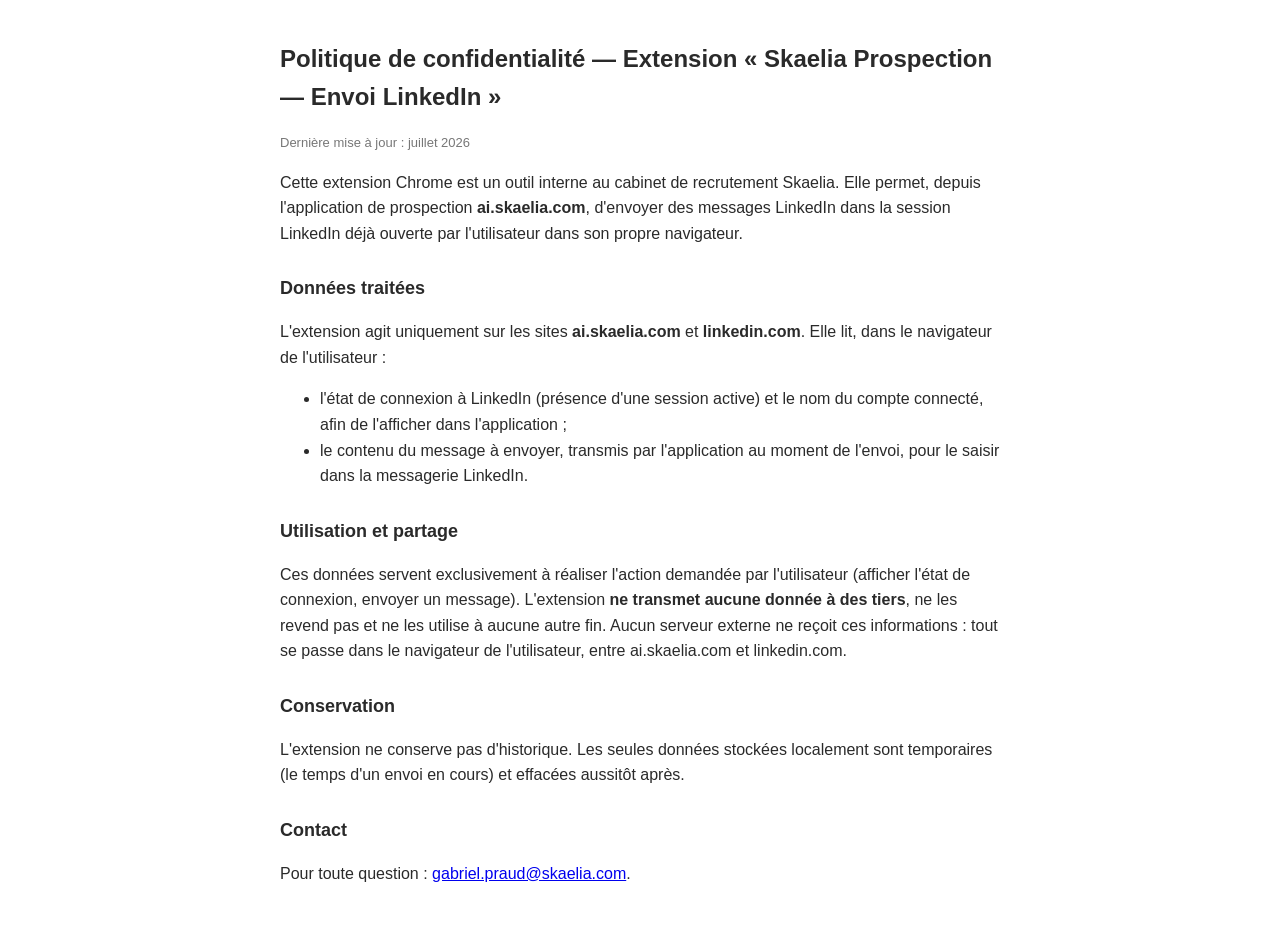
<file: templates/confidentialite_extension.html>
<!DOCTYPE html>
<html lang="fr">
<head>
  <meta charset="UTF-8">
  <meta name="viewport" content="width=device-width, initial-scale=1.0">
  <title>Confidentialité — Extension Skaelia Prospection</title>
  <style>
    body { font-family: Arial, sans-serif; max-width: 720px; margin: 40px auto;
           padding: 0 20px; color: #2a2a2a; line-height: 1.6; }
    h1 { font-size: 24px; }
    h2 { font-size: 18px; margin-top: 28px; }
    .maj { color: #777; font-size: 13px; }
  </style>
</head>
<body>
  <h1>Politique de confidentialité — Extension « Skaelia Prospection — Envoi LinkedIn »</h1>
  <p class="maj">Dernière mise à jour : juillet 2026</p>

  <p>Cette extension Chrome est un outil interne au cabinet de recrutement Skaelia.
  Elle permet, depuis l'application de prospection <strong>ai.skaelia.com</strong>,
  d'envoyer des messages LinkedIn dans la session LinkedIn déjà ouverte par
  l'utilisateur dans son propre navigateur.</p>

  <h2>Données traitées</h2>
  <p>L'extension agit uniquement sur les sites <strong>ai.skaelia.com</strong> et
  <strong>linkedin.com</strong>. Elle lit, dans le navigateur de l'utilisateur :</p>
  <ul>
    <li>l'état de connexion à LinkedIn (présence d'une session active) et le nom
        du compte connecté, afin de l'afficher dans l'application ;</li>
    <li>le contenu du message à envoyer, transmis par l'application au moment de
        l'envoi, pour le saisir dans la messagerie LinkedIn.</li>
  </ul>

  <h2>Utilisation et partage</h2>
  <p>Ces données servent exclusivement à réaliser l'action demandée par
  l'utilisateur (afficher l'état de connexion, envoyer un message). L'extension
  <strong>ne transmet aucune donnée à des tiers</strong>, ne les revend pas et ne
  les utilise à aucune autre fin. Aucun serveur externe ne reçoit ces
  informations : tout se passe dans le navigateur de l'utilisateur, entre
  ai.skaelia.com et linkedin.com.</p>

  <h2>Conservation</h2>
  <p>L'extension ne conserve pas d'historique. Les seules données stockées
  localement sont temporaires (le temps d'un envoi en cours) et effacées
  aussitôt après.</p>

  <h2>Contact</h2>
  <p>Pour toute question : <a href="mailto:gabriel.praud@skaelia.com">gabriel.praud@skaelia.com</a>.</p>
</body>
</html>
</file>
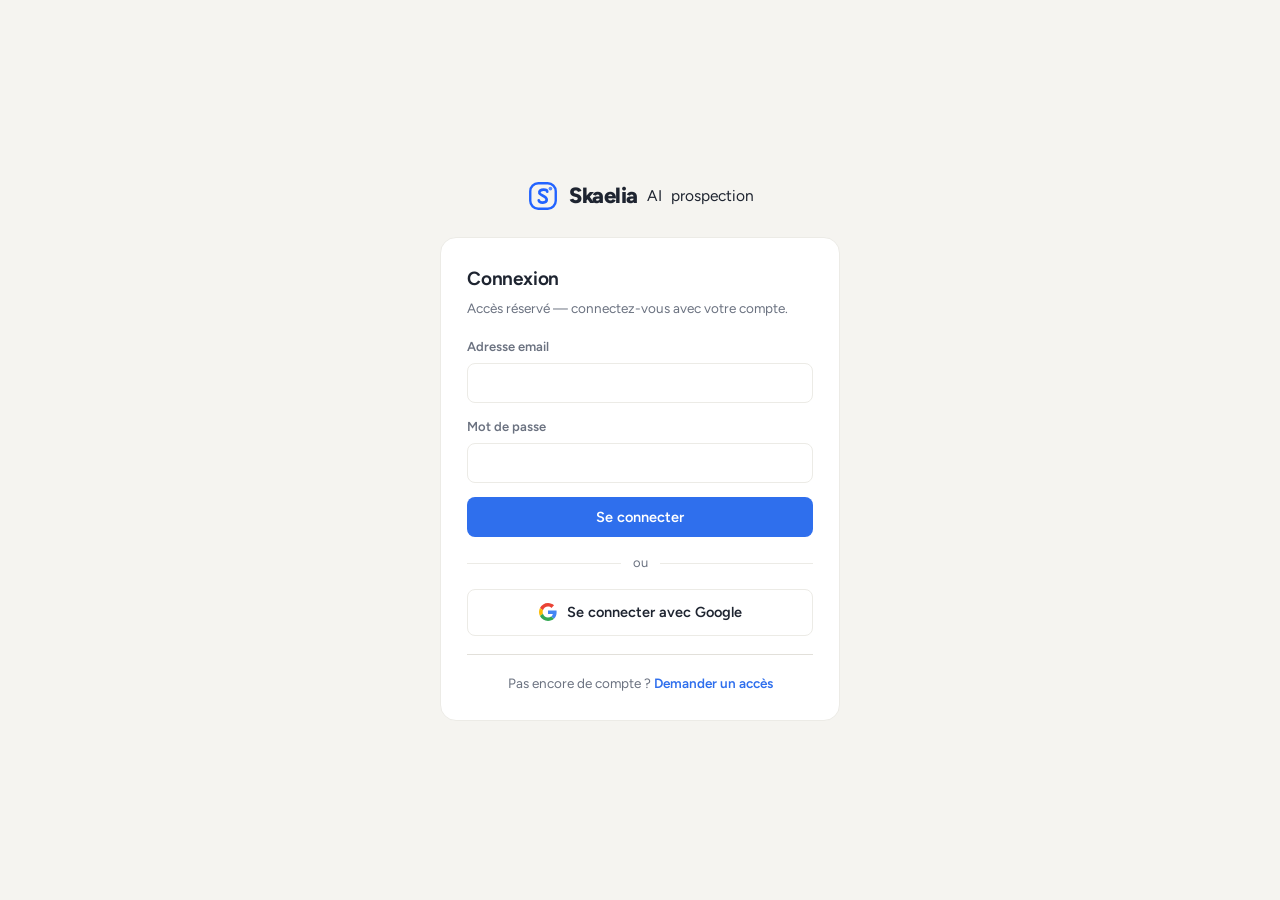
<file: templates/connexion.html>
<!DOCTYPE html>
<html lang="fr">
<head>
  <meta charset="UTF-8">
  <meta name="viewport" content="width=device-width, initial-scale=1.0">
  <title>Connexion — Skaelia Prospection</title>
  <link rel="preconnect" href="https://fonts.googleapis.com">
  <link rel="preconnect" href="https://fonts.gstatic.com" crossorigin>
  <link href="https://fonts.googleapis.com/css2?family=Figtree:wght@400;500;600;700;800&display=swap" rel="stylesheet">
  <link rel="icon" type="image/svg+xml" href="/static/favicon.svg">
  <link rel="stylesheet" href="/static/style.css">
</head>
<body>
  <div class="page-auth">
    <div class="auth-logo">
      <img class="logo-img logo-img-grande" src="/static/logo.svg" alt="Skaelia">
      <span class="logo-texte logo-texte-grand">Skaelia</span>
      <span class="logo-ai">AI</span>
      <span class="logo-sous">prospection</span>
    </div>

    <!-- ===== Connexion ===== -->
    <div class="carte carte-auth" id="carteConnexion">
      <h1>Connexion</h1>
      <p class="sous-titre">Accès réservé — connectez-vous avec votre compte.</p>
      <div class="message-info erreur" id="msgConnexion" hidden></div>
      <form id="formConnexion">
        <label class="champ">
          <span class="champ-libelle">Adresse email</span>
          <input type="email" id="cEmail" autocomplete="username" required>
        </label>
        <label class="champ">
          <span class="champ-libelle">Mot de passe</span>
          <input type="password" id="cMdp" autocomplete="current-password" required>
        </label>
        <div class="auth-actions">
          <button type="submit" class="btn btn-primaire" style="justify-content:center">Se connecter</button>
        </div>
      </form>
      <div class="separateur-ou"><span>ou</span></div>
      <a class="btn-google" href="/connexion/google">
        <svg width="18" height="18" viewBox="0 0 48 48" aria-hidden="true"><path fill="#EA4335" d="M24 9.5c3.54 0 6.71 1.22 9.21 3.6l6.85-6.85C35.9 2.38 30.47 0 24 0 14.62 0 6.51 5.38 2.56 13.22l7.98 6.19C12.43 13.72 17.74 9.5 24 9.5z"/><path fill="#4285F4" d="M46.98 24.55c0-1.57-.15-3.09-.38-4.55H24v9.02h12.94c-.58 2.96-2.26 5.48-4.78 7.18l7.73 6c4.51-4.18 7.09-10.36 7.09-17.65z"/><path fill="#FBBC05" d="M10.53 28.59c-.48-1.45-.76-2.99-.76-4.59s.27-3.14.76-4.59l-7.98-6.19C.92 16.46 0 20.12 0 24c0 3.88.92 7.54 2.56 10.78l7.97-6.19z"/><path fill="#34A853" d="M24 48c6.48 0 11.93-2.13 15.89-5.81l-7.73-6c-2.15 1.45-4.92 2.3-8.16 2.3-6.26 0-11.57-4.22-13.47-9.91l-7.98 6.19C6.51 42.62 14.62 48 24 48z"/></svg>
        <span>Se connecter avec Google</span>
      </a>
      <hr class="separateur">
      <p class="auth-lien">Pas encore de compte ? <button id="versDemande">Demander un accès</button></p>
    </div>

    <!-- ===== Demande d'accès ===== -->
    <div class="carte carte-auth" id="carteDemande" hidden>
      <h1>Demande d'accès</h1>
      <p class="sous-titre">Votre demande sera soumise à validation par Skaelia. Une fois validée, vous recevrez un email pour choisir votre mot de passe.</p>
      <div class="message-info" id="msgDemande" hidden></div>
      <div class="lien-copiable" id="lienDemande" hidden></div>
      <form id="formDemande">
        <label class="champ">
          <span class="champ-libelle">Nom et prénom</span>
          <input type="text" id="dNom" autocomplete="name">
        </label>
        <label class="champ">
          <span class="champ-libelle">Adresse email</span>
          <input type="email" id="dEmail" autocomplete="email" required>
        </label>
        <div class="auth-actions">
          <button type="submit" class="btn btn-primaire" style="justify-content:center">Envoyer la demande</button>
        </div>
      </form>
      <hr class="separateur">
      <p class="auth-lien">Déjà un compte ? <button id="versConnexion">Se connecter</button></p>
    </div>
  </div>

  <script>
    const $ = (s) => document.querySelector(s);

    $("#versDemande").addEventListener("click", () => {
      $("#carteConnexion").hidden = true; $("#carteDemande").hidden = false;
    });
    $("#versConnexion").addEventListener("click", () => {
      $("#carteDemande").hidden = true; $("#carteConnexion").hidden = false;
    });

    $("#formConnexion").addEventListener("submit", async (e) => {
      e.preventDefault();
      const r = await fetch("/api/connexion", {
        method: "POST", headers: { "Content-Type": "application/json" },
        body: JSON.stringify({ email: $("#cEmail").value, mot_de_passe: $("#cMdp").value }),
      });
      const d = await r.json();
      if (r.ok) { location.href = "/"; return; }
      const msg = $("#msgConnexion");
      msg.textContent = d.erreur || "Connexion impossible.";
      msg.hidden = false;
    });

    $("#formDemande").addEventListener("submit", async (e) => {
      e.preventDefault();
      const r = await fetch("/api/demande-acces", {
        method: "POST", headers: { "Content-Type": "application/json" },
        body: JSON.stringify({ nom: $("#dNom").value, email: $("#dEmail").value }),
      });
      const d = await r.json();
      const msg = $("#msgDemande");
      msg.className = "message-info " + (r.ok ? "succes" : "erreur");
      msg.textContent = d.message || d.erreur || "";
      msg.hidden = false;
      const lien = $("#lienDemande");
      if (d.lien) { lien.textContent = d.lien; lien.hidden = false; }
      if (r.ok) $("#formDemande").hidden = true;
    });
  </script>
</body>
</html>
</file>
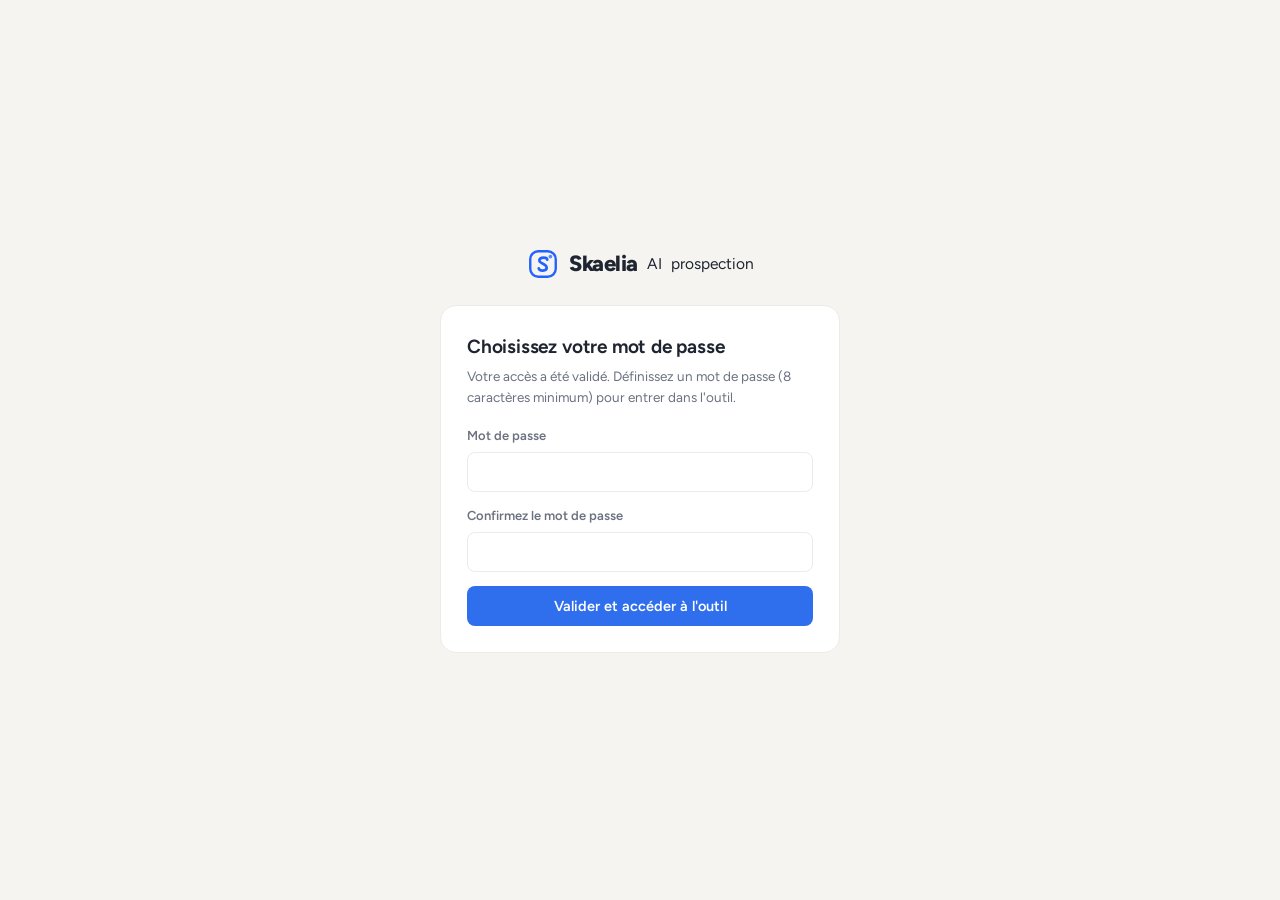
<file: templates/definir_mdp.html>
<!DOCTYPE html>
<html lang="fr">
<head>
  <meta charset="UTF-8">
  <meta name="viewport" content="width=device-width, initial-scale=1.0">
  <title>Choisir un mot de passe — Skaelia Prospection</title>
  <link href="https://fonts.googleapis.com/css2?family=Figtree:wght@400;500;600;700;800&display=swap" rel="stylesheet">
  <link rel="icon" type="image/svg+xml" href="/static/favicon.svg">
  <link rel="stylesheet" href="/static/style.css">
</head>
<body>
  <div class="page-auth">
    <div class="auth-logo">
      <img class="logo-img logo-img-grande" src="/static/logo.svg" alt="Skaelia">
      <span class="logo-texte logo-texte-grand">Skaelia</span>
      <span class="logo-ai">AI</span>
      <span class="logo-sous">prospection</span>
    </div>
    <div class="carte carte-auth">
      <h1>Choisissez votre mot de passe</h1>
      <p class="sous-titre">Votre accès a été validé. Définissez un mot de passe (8 caractères minimum) pour entrer dans l'outil.</p>
      <div class="message-info erreur" id="msg" hidden></div>
      <form id="form">
        <label class="champ">
          <span class="champ-libelle">Mot de passe</span>
          <input type="password" id="mdp1" autocomplete="new-password" required minlength="8">
        </label>
        <label class="champ">
          <span class="champ-libelle">Confirmez le mot de passe</span>
          <input type="password" id="mdp2" autocomplete="new-password" required minlength="8">
        </label>
        <div class="auth-actions">
          <button type="submit" class="btn btn-primaire" style="justify-content:center">Valider et accéder à l'outil</button>
        </div>
      </form>
    </div>
  </div>

  <script>
    document.querySelector("#form").addEventListener("submit", async (e) => {
      e.preventDefault();
      const msg = document.querySelector("#msg");
      const m1 = document.querySelector("#mdp1").value;
      const m2 = document.querySelector("#mdp2").value;
      if (m1 !== m2) { msg.textContent = "Les deux mots de passe ne correspondent pas."; msg.hidden = false; return; }
      const r = await fetch("/api/definir-mdp", {
        method: "POST", headers: { "Content-Type": "application/json" },
        body: JSON.stringify({ jeton: "{{ jeton }}", mot_de_passe: m1 }),
      });
      const d = await r.json();
      if (r.ok) { location.href = "/"; return; }
      msg.textContent = d.erreur || "Impossible de définir le mot de passe.";
      msg.hidden = false;
    });
  </script>
</body>
</html>
</file>
<file: static/style.css>
/* ============ Thème clair bleu — Skaelia Prospection ============ */
:root {
  --fond: #F5F4F0;
  --surface: #FFFFFF;
  --surface-2: #FBFBF9;
  --texte: #1E2430;
  --texte-2: #6B7280;
  --accent: #2F6FED;          /* bleu : boutons d'action, liens, accents */
  --accent-hover: #245FD6;
  --accent-doux: #E7EFFE;     /* fond bleu très clair (badges, pastilles) */
  --sombre: #1E2430;          /* foncé : éléments « sélectionnés » (onglets, pills) */
  --sombre-hover: #10141C;
  --bordure: #ECEBE6;
  --bordure-2: #E2E0DA;
  --ok: #3E6B4F;
  --attention: #8A6D3B;
  --erreur: #96453D;
}

* { margin: 0; padding: 0; box-sizing: border-box; }

body {
  font-family: "Figtree", "Inter", "Segoe UI", sans-serif;
  background: var(--fond);
  color: var(--texte);
  font-size: 15.5px;
  line-height: 1.55;
  -webkit-font-smoothing: antialiased;
}

main { max-width: 1500px; margin: 0 auto; padding: 0 24px 70px; }
.txt-recherche { color: var(--accent); font-size: 12.5px; font-weight: 600; }

h1 { font-size: 26px; font-weight: 650; letter-spacing: -0.01em; }
h2 { font-size: 18px; font-weight: 650; }

/* ---------- Boutons ---------- */
.btn {
  font-family: inherit; font-size: 14.5px; font-weight: 600;
  border: 1px solid transparent; border-radius: 8px;
  padding: 10px 18px; cursor: pointer; transition: background .15s, border .15s;
  display: inline-flex; align-items: center; gap: 7px; text-decoration: none;
}
.btn-primaire { background: var(--accent); color: #fff; }
.btn-primaire:hover { background: var(--accent-hover); }
.btn-secondaire { background: var(--surface); color: var(--texte); border-color: var(--bordure); }
.btn-secondaire:hover { border-color: var(--accent); }
.btn-discret { background: none; color: var(--texte-2); border: none; padding: 8px 10px; }
.btn-discret:hover { color: var(--texte); }
.btn:disabled { opacity: .45; cursor: not-allowed; }

/* ---------- Header (barre flottante épurée) ---------- */
.entete { background: var(--fond); padding: 16px 24px 0; }
.entete-interieur {
  max-width: 1452px; margin: 0 auto; padding: 11px 20px;
  display: flex; align-items: center; justify-content: space-between; gap: 16px;
  background: var(--surface); border: 1px solid var(--bordure);
  border-radius: 16px; box-shadow: 0 1px 3px rgba(0,0,0,.04);
}
.logo { display: flex; align-items: center; gap: 10px; }
.logo-marque {
  width: 34px; height: 34px; border-radius: 10px; background: var(--accent);
  color: #fff; font-weight: 800; font-size: 16px;
  display: flex; align-items: center; justify-content: center;
}
.logo-texte { font-size: 18px; font-weight: 800; letter-spacing: -0.02em; color: var(--texte); }
.logo-img { width: 26px; height: 26px; display: block; }
.logo-img-grande { width: 34px; height: 34px; }
.logo-texte-grand { font-size: 22px; }
.entete-droite { display: flex; align-items: center; justify-content: flex-end; gap: 12px; margin-left: auto; }
.utilisateur-email { font-size: 12px; color: var(--texte-2); }

/* Bloc utilisateur (avatar + nom + email) */
.user-bloc { display: flex; align-items: center; gap: 9px; }
.user-avatar {
  width: 34px; height: 34px; border-radius: 999px; flex: 0 0 auto;
  background: var(--accent-doux); color: var(--accent); font-weight: 700; font-size: 13px;
  display: flex; align-items: center; justify-content: center;
}
.user-info { display: flex; flex-direction: column; line-height: 1.15; }
.user-nom { font-weight: 700; font-size: 13.5px; color: var(--texte); }

/* Bouton icône (réglages) et bouton foncé (déconnexion) */
.btn-icone {
  width: 38px; height: 38px; border-radius: 10px; cursor: pointer;
  border: 1px solid var(--bordure); background: var(--surface); color: var(--texte-2);
  display: inline-flex; align-items: center; justify-content: center; font-size: 16px; transition: all .15s;
}
.btn-icone:hover { border-color: var(--accent); color: var(--texte); }
.btn-sombre { background: var(--sombre); color: #fff; border: none; }
.btn-sombre:hover { background: var(--sombre-hover); }

/* Navigation principale : à gauche près du logo, indicateur souligné */
.nav-principale { display: flex; gap: 26px; flex: 0 0 auto; margin-left: 34px; }
.nav-onglet {
  font-family: inherit; font-size: 14.5px; font-weight: 600; cursor: pointer;
  background: none; border: none; border-bottom: 2px solid transparent;
  color: var(--texte-2); padding: 6px 1px; margin-bottom: -2px; transition: color .15s, border-color .15s;
  display: inline-flex; align-items: center; gap: 7px;
}
.nav-onglet:hover { color: var(--texte); }
.nav-onglet.actif { color: var(--texte); border-bottom-color: var(--accent); }
.pastille {
  font-size: 11.5px; font-weight: 700; min-width: 18px; text-align: center;
  background: var(--accent-doux); color: var(--accent); border-radius: 999px; padding: 1px 6px;
}

/* Barre au-dessus du tableau contacts */
.barre-table { display: flex; align-items: center; gap: 12px; margin: 12px 0; }
.barre-info { font-size: 13px; color: var(--texte-2); }
.btn-petit { padding: 7px 13px; font-size: 13.5px; }

/* Boutons d'ajout / suppression dans les tableaux */
.btn-ajout {
  font-family: inherit; font-size: 13px; font-weight: 600; cursor: pointer;
  background: var(--surface-2); color: var(--accent); border: 1px solid var(--bordure);
  border-radius: 7px; padding: 5px 11px; white-space: nowrap; transition: all .15s;
}
.btn-ajout:hover { background: var(--accent); color: #fff; border-color: var(--accent); }
.btn-suppr {
  font-family: inherit; font-size: 14px; cursor: pointer;
  background: none; border: none; color: var(--texte-2);
  width: 28px; height: 28px; border-radius: 7px; transition: all .15s;
}
.btn-suppr:hover { background: rgba(150,69,61,.1); color: var(--erreur); }

/* Filtre prospection (mini-interrupteur) */
.filtre-prospection { display: inline-flex; align-items: center; gap: 8px; font-size: 13.5px; color: var(--texte-2); cursor: pointer; }
.filtre-prospection input { position: absolute; opacity: 0; pointer-events: none; }
.inter-visuel-mini {
  width: 34px; height: 19px; border-radius: 999px; flex-shrink: 0;
  background: var(--bordure); position: relative; transition: background .18s;
}
.inter-visuel-mini::after {
  content: ""; position: absolute; top: 2px; left: 2px;
  width: 15px; height: 15px; border-radius: 999px; background: #fff;
  transition: left .18s; box-shadow: 0 1px 2px rgba(0,0,0,.2);
}
.filtre-prospection input:checked ~ .inter-visuel-mini { background: var(--accent); }
.filtre-prospection input:checked ~ .inter-visuel-mini::after { left: 17px; }

/* Barre Nicoka */
.barre-nicoka { display: flex; align-items: center; gap: 14px; flex-wrap: wrap; margin-bottom: 16px; }
.barre-nicoka #nkRecherche { flex: 1; min-width: 220px; }

/* Pagination */
.pagination { display: flex; align-items: center; gap: 14px; justify-content: center; margin-top: 16px; }
.pg-info { font-size: 13.5px; color: var(--texte-2); }

.badge-erreur { color: var(--erreur); background: rgba(150,69,61,.1); }
.txt-faible { color: var(--texte-2); font-size: 12px; }
.cellule-offre { max-width: 260px; }
.cellule-offre a { display: inline-block; }

/* Blocs d'options (Prendre contact manuellement / étape) */
.option-bloc {
  background: var(--surface-2); border: 1px solid var(--bordure);
  border-radius: 10px; padding: 14px 16px; display: flex; flex-direction: column; gap: 10px;
}
.option-bloc.desactive { opacity: .5; }
.option-titre { font-size: 14.5px; font-weight: 650; display: flex; align-items: center; gap: 9px; flex-wrap: wrap; }
.message-prospect {
  font-family: inherit; font-size: 13.5px; line-height: 1.45; resize: vertical;
  border: 1px solid var(--bordure); border-radius: 8px; padding: 10px; background: var(--surface);
}

/* Tout prospecter */
.prospect-liste { display: flex; flex-direction: column; gap: 8px; max-height: 50vh; overflow-y: auto; margin-bottom: 8px; }
.prospect-item {
  display: flex; align-items: center; justify-content: space-between; gap: 12px;
  background: var(--surface-2); border: 1px solid var(--bordure-2); border-radius: 9px; padding: 9px 13px;
}
.prospect-check { display: flex; align-items: center; gap: 10px; cursor: pointer; font-size: 14px; }
.prospect-check small { color: var(--texte-2); }
.pr-canaux { display: flex; gap: 4px; flex-shrink: 0; }
.pr-canal { cursor: pointer; }
.pr-canal input { position: absolute; opacity: 0; }
.pr-canal span {
  display: inline-block; font-size: 12.5px; font-weight: 600; color: var(--texte-2);
  padding: 5px 12px; border: 1px solid var(--bordure); border-radius: 999px; transition: all .12s;
}
.pr-canal input:checked + span { background: var(--accent); color: #fff; border-color: var(--accent); }
.pr-canal input:disabled + span { opacity: .4; cursor: not-allowed; }
.etape-entete { margin-bottom: 4px; }

/* Modale « Prendre contact » */
.modale-contact { max-width: 480px; }
.options-contact { display: flex; flex-direction: column; gap: 10px; margin: 6px 0 4px; }
.option-contact {
  display: flex; align-items: center; gap: 14px; text-decoration: none;
  background: var(--surface-2); border: 1px solid var(--bordure);
  border-radius: 10px; padding: 13px 16px; color: var(--texte); transition: all .15s;
}
a.option-contact:hover { border-color: var(--accent); transform: translateY(-1px); }
.option-contact.desactive { opacity: .55; }
.oc-icone {
  width: 38px; height: 38px; border-radius: 9px; flex-shrink: 0;
  display: flex; align-items: center; justify-content: center;
  font-weight: 700; font-size: 16px; color: #fff;
}
.oc-linkedin { background: #0A66C2; }
.oc-mail { background: #3D4451; }
.oc-tel { background: #3E6B4F; }
.oc-texte { display: flex; flex-direction: column; }
.oc-texte b { font-size: 15px; }
.oc-texte small { font-size: 12.5px; color: var(--texte-2); }
.oc-actions { display: flex; gap: 6px; align-items: center; }

/* ---------- Cartes ---------- */
.carte {
  background: var(--surface); border: 1px solid var(--bordure);
  border-radius: 16px; padding: 26px;
}

/* ---------- Recherche ---------- */
.zone-recherche { margin: 46px 0 34px; }
.zone-recherche h1 { margin-bottom: 6px; }
.zone-recherche .sous-titre { color: var(--texte-2); margin-bottom: 22px; }
.barre-recherche { display: flex; gap: 10px; flex-wrap: wrap; }
.barre-recherche input {
  flex: 1; min-width: 200px;
  font-family: inherit; font-size: 15.5px; color: var(--texte);
  background: var(--surface); border: 1px solid var(--bordure);
  border-radius: 8px; padding: 11px 14px; outline: none; transition: border .15s;
}
.barre-recherche input:focus { border-color: var(--accent); }
.barre-recherche .champ-lieu { flex: 0 1 240px; }

/* Options de recherche (panneau dépliable) */
.lien-options {
  font-family: inherit; font-size: 13.5px; font-weight: 600; cursor: pointer;
  background: none; border: none; color: var(--accent); padding: 12px 2px 0; margin-top: 4px;
}
.lien-options:hover { color: var(--accent-hover); }
.panneau-options {
  margin-top: 14px; background: var(--surface); border: 1px solid var(--bordure);
  border-radius: 16px; padding: 26px 28px; display: flex; flex-direction: column; gap: 18px;
  overflow: hidden;
}
/* Bandeau bleu en tête du panneau (marges négatives : occupe toute la largeur) */
.panneau-entete {
  margin: -26px -28px 4px; padding: 24px 28px;
  background: linear-gradient(180deg, #EEF4FF, #F7FAFF);
  border-bottom: 1px solid #E4ECFB;
}
.panneau-entete h1 { margin: 2px 0 3px; }
.panneau-entete .sous-titre { color: var(--texte-2); margin: 0; }
.opt-eyebrow {
  display: flex; align-items: center; gap: 8px; margin-bottom: 6px;
  font-size: 12px; font-weight: 700; color: var(--accent);
  text-transform: uppercase; letter-spacing: .06em;
}
.opt-titre { font-size: 15px; font-weight: 700; color: var(--texte); }
.suggestions-offres { display: flex; flex-wrap: wrap; gap: 6px; margin-top: 6px; }
.chip-offre {
  font-family: inherit; font-size: 12.5px; font-weight: 600; cursor: pointer;
  background: var(--surface-2); color: var(--texte-2);
  border: 1px solid var(--bordure); border-radius: 999px; padding: 4px 11px; transition: all .12s;
}
.chip-offre:hover { border-color: var(--accent); color: var(--accent); }
.opt-lancer { display: flex; justify-content: flex-end; margin-top: 4px; }
.btn-grand { padding: 13px 26px; font-size: 15.5px; }
.champ-large { grid-column: 1 / -1; }
.opt-ligne { display: flex; flex-direction: column; gap: 10px; }
.opt-grille { display: grid; grid-template-columns: repeat(auto-fit, minmax(190px, 1fr)); gap: 16px; }
.pills { display: flex; flex-wrap: wrap; gap: 8px; }
.pill { position: relative; cursor: pointer; }
.pill input { position: absolute; opacity: 0; pointer-events: none; }
.pill span {
  display: inline-block; font-size: 13.5px; font-weight: 600; color: var(--texte-2);
  background: var(--surface-2); border: 1px solid var(--bordure);
  padding: 7px 15px; border-radius: 999px; transition: all .12s;
}
.pill:hover span { border-color: var(--accent); color: var(--texte); }
.pill input:checked + span { background: var(--sombre); border-color: var(--sombre); color: #fff; }
.pill-desactive { cursor: not-allowed; }
.pill-desactive span { opacity: .5; }
/* Bouton « + » (plus de types de contrat) : cercle pointillé bien visible */
.pill-plus {
  width: 34px; height: 34px; border-radius: 999px;
  border: 1.5px dashed var(--bordure-2); background: var(--surface);
  color: var(--texte-2); font-size: 20px; font-weight: 400; line-height: 1;
  display: inline-flex; align-items: center; justify-content: center;
  cursor: pointer; transition: all .15s;
}
.pill-plus:hover { border-color: var(--accent); color: var(--accent); }

/* ---------- Champs génériques ---------- */
.champ { display: flex; flex-direction: column; gap: 6px; margin-bottom: 14px; }
.champ-libelle { font-size: 13px; font-weight: 600; color: var(--texte-2); }
input[type="text"], input[type="email"], input[type="password"], input[type="number"], textarea, select {
  font-family: inherit; font-size: 15px; color: var(--texte);
  background: var(--surface); border: 1px solid var(--bordure);
  border-radius: 8px; padding: 10px 13px; outline: none; transition: border .15s;
  width: 100%;
}
input:focus, textarea:focus, select:focus { border-color: var(--accent); }
textarea { resize: vertical; }

/* ---------- Historique des recherches ---------- */
.histo-entete { display: flex; align-items: center; justify-content: space-between; margin: 34px 0 14px; gap: 12px; }
.titre-historique { font-size: 16px; font-weight: 650; }
.grille-historique { display: grid; grid-template-columns: repeat(auto-fill, minmax(260px, 1fr)); gap: 12px; }
.carte-histo-conteneur { position: relative; }
.histo-suppr {
  position: absolute; top: 10px; right: 10px; z-index: 2;
  width: 26px; height: 26px; border-radius: 7px; border: none; cursor: pointer;
  background: var(--surface-2); color: var(--texte-2); font-size: 13px; transition: all .15s;
}
.histo-suppr:hover { background: rgba(150,69,61,.12); color: var(--erreur); }
.carte-histo {
  font-family: inherit; text-align: left; cursor: pointer; width: 100%;
  background: var(--surface); border: 1px solid var(--bordure);
  border-radius: 10px; padding: 16px 40px 16px 18px;
  display: flex; flex-direction: column; gap: 5px; transition: border .15s, transform .15s;
}
.carte-histo:hover { border-color: var(--accent); transform: translateY(-2px); }
.histo-titre { font-size: 15.5px; font-weight: 650; color: var(--texte); text-transform: capitalize; }
.histo-date { font-size: 12.5px; color: var(--texte-2); }
.histo-stats { font-size: 13px; color: var(--texte-2); margin-top: 3px; }
.histo-stats b { color: var(--texte); font-weight: 650; }

/* ---------- Suivi ---------- */
.bloc-suivi { margin-top: 26px; }
.suivi-entete { display: flex; align-items: center; justify-content: space-between; gap: 14px; margin-bottom: 14px; }
.spinner {
  width: 22px; height: 22px; border-radius: 50%;
  border: 3px solid var(--bordure); border-top-color: var(--accent);
  animation: tourner .9s linear infinite;
}
@keyframes tourner { to { transform: rotate(360deg); } }
.journal {
  max-height: 260px; overflow-y: auto; font-size: 13.5px;
  display: flex; flex-direction: column; gap: 5px;
  background: var(--surface-2); border: 1px solid var(--bordure-2);
  border-radius: 8px; padding: 14px;
}
.journal-ligne { display: flex; gap: 12px; }
.journal-heure { color: var(--texte-2); flex-shrink: 0; font-variant-numeric: tabular-nums; }

/* ---------- Résultats ---------- */
.stats { display: flex; flex-wrap: wrap; gap: 12px; margin: 26px 0 18px; }
.stat {
  background: var(--surface); border: 1px solid var(--bordure); border-radius: 10px;
  padding: 14px 20px; display: flex; align-items: baseline; gap: 9px;
}
.stat-nombre { font-size: 24px; font-weight: 700; }
.stat-libelle { font-size: 13.5px; color: var(--texte-2); }
.res-actions { display: flex; flex-wrap: wrap; gap: 10px; margin-bottom: 22px; }

.onglets { display: flex; gap: 2px; border-bottom: 1px solid var(--bordure); margin-bottom: 0; }
.onglet {
  font-family: inherit; font-size: 14.5px; font-weight: 600;
  background: none; border: none; color: var(--texte-2);
  padding: 10px 16px; cursor: pointer; border-bottom: 2px solid transparent;
}
.onglet.actif { color: var(--texte); border-bottom-color: var(--accent); }

.carte-table {
  background: var(--surface); border: 1px solid var(--bordure);
  border-top: none; border-radius: 0 0 12px 12px; overflow: hidden;
}
.table-defilante { overflow-y: auto; overflow-x: hidden; max-height: 620px; }
table { width: 100%; border-collapse: collapse; font-size: 13.5px; table-layout: auto; }
thead th {
  position: sticky; top: 0; z-index: 2;
  background: var(--surface-2); color: var(--texte-2);
  text-align: left; font-weight: 600; padding: 10px 12px;
  border-bottom: 1px solid var(--bordure);
}
tbody td { padding: 10px 12px; border-bottom: 1px solid var(--bordure-2); vertical-align: top; word-break: break-word; }
tbody tr:hover { background: var(--surface-2); }
td a { color: var(--accent); font-weight: 600; text-decoration: none; }
td a:hover { text-decoration: underline; }
/* Colonne Source (offres) : pas de retour à la ligne (ex. « HelloWork ») */
#tableResultats td:last-child { white-space: nowrap; }
.badge {
  display: inline-block; font-size: 11.5px; font-weight: 700;
  padding: 2px 8px; border-radius: 5px; white-space: nowrap;
}
.badge-nouveau { color: #fff; background: var(--accent); }
.tag-nouveau {
  font-size: 10.5px; font-weight: 600; letter-spacing: .02em;
  color: var(--ok); text-transform: lowercase; margin-left: 6px;
  vertical-align: middle;
}
.badge-ok { color: var(--ok); background: rgba(62, 107, 79, .12); }
.badge-moyen { color: var(--attention); background: rgba(138, 109, 59, .12); }
.badge-neutre { color: var(--texte-2); background: var(--surface-2); border: 1px solid var(--bordure-2); }
.badge-client { color: #fff; background: var(--accent); }
.badge-prospect { color: var(--texte-2); background: var(--surface-2); border: 1px solid var(--bordure-2); }
.badge-estimation {
  color: var(--attention); background: rgba(138, 109, 59, .12);
  border: 1px dashed var(--attention); cursor: help;
}
.credit-solde { display: flex; align-items: baseline; gap: 12px; margin: 4px 0 8px; }
.credit-nombre { font-size: 44px; font-weight: 700; color: var(--accent); line-height: 1; }
.credit-solde.credit-bas .credit-nombre { color: var(--attention); }
.credit-unite { font-size: 15px; color: var(--texte-2); }
.credit-alerte { color: var(--attention); font-weight: 600; margin: 6px 0; }
.suivi-contacts { margin-top: 14px; border-top: 1px solid var(--bordure-2); padding-top: 12px; }
.suivi-contacts-titre { font-weight: 600; color: var(--texte-2); margin-bottom: 8px; }
.suivi-contacts-liste {
  display: block; max-height: 420px; overflow-y: auto;
  background: var(--surface); border: 1px solid var(--bordure); border-radius: 12px;
}
.suivi-contacts-liste > .contact-carte:first-of-type { border-top: none; }
.suivi-contacts-liste > .contact-carte { animation: apparition .25s ease; }
@keyframes apparition { from { opacity: 0; transform: translateY(4px); } to { opacity: 1; transform: none; } }
.cellule-postes { max-width: 380px; }
.offre-ligne { margin-bottom: 3px; }
.cellule-postes .offre-lien { display: inline; }
.offre-date { font-size: 12px; color: var(--texte-2); margin-left: 7px; white-space: nowrap; }

/* Offres dans les cartes contacts : sobres, une ligne, non soulignées */
.contact-offres .offre-ligne {
  margin: 0; display: flex; align-items: baseline; gap: 7px;
  white-space: nowrap; overflow: hidden; text-overflow: ellipsis;
}
.contact-offres .offre-lien {
  color: #3D4658; font-size: 13.5px; text-decoration: none;
  overflow: hidden; text-overflow: ellipsis;
}
.contact-offres .offre-lien:hover { color: var(--accent); text-decoration: underline; }
.contact-offres .offre-date { margin-left: 0; }

/* ---------- Pages d'authentification ---------- */
.page-auth {
  min-height: 100vh; display: flex; flex-direction: column;
  align-items: center; justify-content: center; padding: 30px 20px; gap: 18px;
}
.auth-logo { display: flex; align-items: center; gap: 9px; margin-bottom: 6px; }
.carte-auth { width: 100%; max-width: 400px; }
.carte-auth h1 { font-size: 19px; margin-bottom: 4px; }
.carte-auth .sous-titre { font-size: 13.5px; color: var(--texte-2); margin-bottom: 18px; }
.auth-actions { display: flex; flex-direction: column; gap: 10px; margin-top: 6px; }
.auth-lien { font-size: 13.5px; color: var(--texte-2); text-align: center; }
.auth-lien a, .auth-lien button {
  font-family: inherit; font-size: inherit; color: var(--accent); font-weight: 600;
  background: none; border: none; cursor: pointer; text-decoration: none;
}
.auth-lien a:hover, .auth-lien button:hover { text-decoration: underline; }
/* Séparateur « ou » et bouton Google */
.separateur-ou { display: flex; align-items: center; gap: 12px; margin: 16px 0; color: var(--texte-2); font-size: 13px; }
.separateur-ou::before, .separateur-ou::after { content: ""; flex: 1; height: 1px; background: var(--bordure); }
.btn-google {
  display: flex; align-items: center; justify-content: center; gap: 10px;
  width: 100%; font-family: inherit; font-size: 14.5px; font-weight: 600;
  background: var(--surface); color: var(--texte); text-decoration: none;
  border: 1px solid var(--bordure); border-radius: 8px; padding: 11px 18px;
  cursor: pointer; transition: border .15s, background .15s;
}
.btn-google:hover { border-color: var(--accent); background: var(--surface-2); }

.message-info {
  font-size: 13.5px; border-radius: 8px; padding: 11px 14px; margin-bottom: 14px;
  background: var(--surface-2); border: 1px solid var(--bordure-2); color: var(--texte);
}
.message-info.erreur { color: var(--erreur); border-color: rgba(150, 69, 61, .3); background: rgba(150, 69, 61, .06); }
.message-info.succes { color: var(--ok); border-color: rgba(62, 107, 79, .3); background: rgba(62, 107, 79, .06); }
.lien-copiable {
  font-size: 12.5px; word-break: break-all; background: var(--surface-2);
  border: 1px dashed var(--bordure); border-radius: 8px; padding: 10px; margin-top: 10px;
  user-select: all;
}

/* ---------- Modales ---------- */
.voile {
  position: fixed; inset: 0; background: rgba(43, 43, 43, .45);
  display: flex; align-items: center; justify-content: center; z-index: 60; padding: 20px;
}
.modale {
  background: var(--surface); border-radius: 12px; padding: 28px;
  width: 100%; max-width: 520px; max-height: 88vh; overflow-y: auto;
}
.modale h2 { margin-bottom: 16px; }
.modale-actions { display: flex; gap: 10px; margin-top: 6px; }
.separateur { border: none; border-top: 1px solid var(--bordure-2); margin: 18px 0; }

/* ---------- Divers ---------- */
[hidden] { display: none !important; }
.toast {
  position: fixed; bottom: 24px; left: 50%; transform: translateX(-50%);
  background: var(--texte); color: #fff; font-weight: 600; font-size: 14px;
  padding: 11px 20px; border-radius: 8px; z-index: 80;
  animation: apparaitre .2s ease;
}
@keyframes apparaitre { from { opacity: 0; transform: translate(-50%, 8px); } }

@media (max-width: 700px) {
  .barre-recherche { flex-direction: column; }
  .barre-recherche .champ-lieu { flex: 1; }
}

/* ---- Connexions (pastilles d'en-tête + bloc Réglages) ---- */
.chips-connexions {
  display: inline-flex; gap: 6px; align-items: center;
  background: none; border: none; cursor: pointer; padding: 4px;
}
.chip-cnx {
  display: inline-flex; align-items: center; justify-content: center;
  width: 30px; height: 30px; border-radius: 50%;
  font-size: 12px; font-weight: 800; color: #fff;
  background: #9aa0a6; position: relative;
}
.chip-cnx[data-etat="ok"] { background: #1E874B; }
.chip-cnx[data-etat="ko"] { background: var(--erreur, #96453d); }
.chip-cnx[data-etat="ko"]::after {
  content: "!"; position: absolute; top: -4px; right: -4px;
  width: 12px; height: 12px; border-radius: 50%;
  background: #fff; color: var(--erreur, #96453d);
  font-size: 9px; line-height: 12px; text-align: center;
  border: 1px solid var(--erreur, #96453d);
}
.cnx-bloc { display: flex; flex-direction: column; gap: 12px; margin-bottom: 8px; }
.cnx-ligne { display: flex; gap: 10px; align-items: flex-start; }
.cnx-texte { display: flex; flex-direction: column; gap: 3px; }
.cnx-avance { margin-top: 6px; }
.cnx-avance summary { cursor: pointer; }

/* ---- Réglages : sections repliables ---- */
.reg-section { padding: 10px 0; border-bottom: 1px solid var(--bordure, #e5e5e2); }
.reg-section:last-of-type { border-bottom: none; }
.reg-ligne { display: flex; align-items: center; gap: 10px; }
.reg-ligne strong { flex: 0 0 auto; }
.reg-bouton { margin-left: auto; }
.reg-zone { margin-top: 12px; display: flex; flex-direction: column; gap: 10px; }
.oc-mdp { background: #6b6b68; }

/* ---- Gestion des comptes (admin) ---- */
.ligne-compte { cursor: pointer; }
.ligne-compte:hover td { background: rgba(34, 99, 255, .05); }
#detailCompte { margin-top: 16px; padding: 20px; }
.cnx-historique { display: flex; flex-direction: column; gap: 6px; max-height: 260px; overflow-y: auto; }
.cnx-jour { display: flex; justify-content: space-between; padding: 6px 10px;
            background: rgba(0,0,0,.03); border-radius: 6px; }
.btn-danger { background: var(--erreur, #96453d); color: #fff; border: none; }
.btn-danger:hover { opacity: .9; }

/* ---- Assistant de bienvenue ---- */
.ob-progress { display: flex; gap: 8px; justify-content: center; margin: 4px 0 18px; }
.ob-point { width: 9px; height: 9px; border-radius: 50%; background: var(--bordure, #d9d9d6); }
.ob-point.actif { background: var(--accent, #2263FF); }
.ob-etape { display: flex; flex-direction: column; gap: 10px; }
.ob-etape .reg-ligne { margin-top: 4px; }

/* ---- Contacts (résultats) : mise en colonnes avec avatar ---- */
.contacts-entete, .contact-carte {
  display: grid;
  /* Colonnes d'action en largeur FIXE : sinon l'en-tête (vide) et les cartes
     (Profil/Ajouter/✕) n'auraient pas les mêmes largeurs → désalignement. */
  grid-template-columns: minmax(0,1.5fr) minmax(0,1.3fr) minmax(0,0.9fr) minmax(0,2fr) 78px 104px 30px;
  gap: 16px;
}
.contacts-entete {
  padding: 12px 22px; font-size: 12.5px; font-weight: 600; color: var(--texte-2);
  border-bottom: 1px solid var(--bordure); align-items: start;
}
/* Cartes : contenu centré verticalement ; les offres restent en haut */
.contact-carte { padding: 16px 22px; border-top: 1px solid #F4F3EE; align-items: center; }
#listeContacts > .contact-carte:first-of-type { border-top: none; }
.contact-tete { display: flex; align-items: center; gap: 12px; min-width: 0; }
.contact-avatar {
  width: 40px; height: 40px; border-radius: 999px; flex: 0 0 auto;
  display: flex; align-items: center; justify-content: center;
  background: var(--accent-doux); color: var(--accent);
  font-weight: 700; font-size: 14px;
}
.contact-nom { font-weight: 700; color: var(--texte); font-size: 14.5px; min-width: 0; }
.contact-col { font-size: 13.5px; color: #5B6270; min-width: 0; }
.contact-entreprise { display: flex; align-items: center; gap: 6px; flex-wrap: wrap; }
.contact-offres {
  min-width: 0; display: flex; flex-direction: column; gap: 4px; align-self: start;
}
.contact-profil, .contact-ajout { display: flex; align-items: center; }
.contact-profil .lien-profil { font-weight: 600; font-size: 13px; color: var(--accent); }
.contact-suppr { align-self: center; }

/* Cases à cocher : couleur d'accent */
input[type="checkbox"] { accent-color: var(--accent); cursor: pointer; }
.mc-sel { width: 16px; height: 16px; }

/* Lien « dernier échange » + contenu de l'échange Nicoka */
.lien-echange {
  font-family: inherit; font-size: 13px; font-weight: 600; cursor: pointer;
  background: none; border: none; color: var(--accent); padding: 0; text-align: left;
}
.lien-echange:hover { text-decoration: underline; }
.echange-corps {
  white-space: pre-wrap; font-size: 13.5px; line-height: 1.5; color: var(--texte);
  background: var(--surface-2); border: 1px solid var(--bordure);
  border-radius: 10px; padding: 14px 16px; max-height: 50vh; overflow-y: auto; margin: 6px 0 4px;
}

/* Icône info (ⓘ) + bulle d'information au survol */
.filtre-ligne { display: flex; align-items: center; gap: 8px; }
.info-icone {
  position: relative; display: inline-flex; align-items: center; justify-content: center;
  width: 17px; height: 17px; border-radius: 50%; cursor: help; flex: 0 0 auto;
  background: var(--accent-doux); color: var(--accent);
  font-size: 11px; font-weight: 800; font-style: italic; font-family: Georgia, serif;
}
.info-bulle {
  position: absolute; bottom: calc(100% + 10px); left: 50%; transform: translateX(-50%);
  width: 380px; max-width: 80vw; z-index: 50;
  background: var(--surface); color: var(--texte); border: 1px solid var(--bordure);
  border-radius: 12px; padding: 16px 18px; box-shadow: 0 10px 30px -8px rgba(0,0,0,.25);
  font-size: 13px; line-height: 1.5; font-weight: 400; font-style: normal; font-family: inherit;
  opacity: 0; visibility: hidden; transition: opacity .15s; text-align: left;
}
.info-bulle::after {
  content: ""; position: absolute; top: 100%; left: 50%; transform: translateX(-50%);
  border: 7px solid transparent; border-top-color: var(--surface);
}
.info-bulle strong { color: var(--texte); }
.info-bulle p { margin: 8px 0 0; color: var(--texte-2); }
.info-icone:hover .info-bulle, .info-icone:focus .info-bulle { opacity: 1; visibility: visible; }

/* Colonne Cabinet : offre postée par un cabinet pour l'entreprise cliente */
.badge-cabinet {
  font-size: 12px; font-weight: 600; color: var(--attention);
  background: rgba(138,109,59,.08); border-radius: 6px; padding: 2px 8px;
  display: inline-block; white-space: nowrap;
}
</file>
